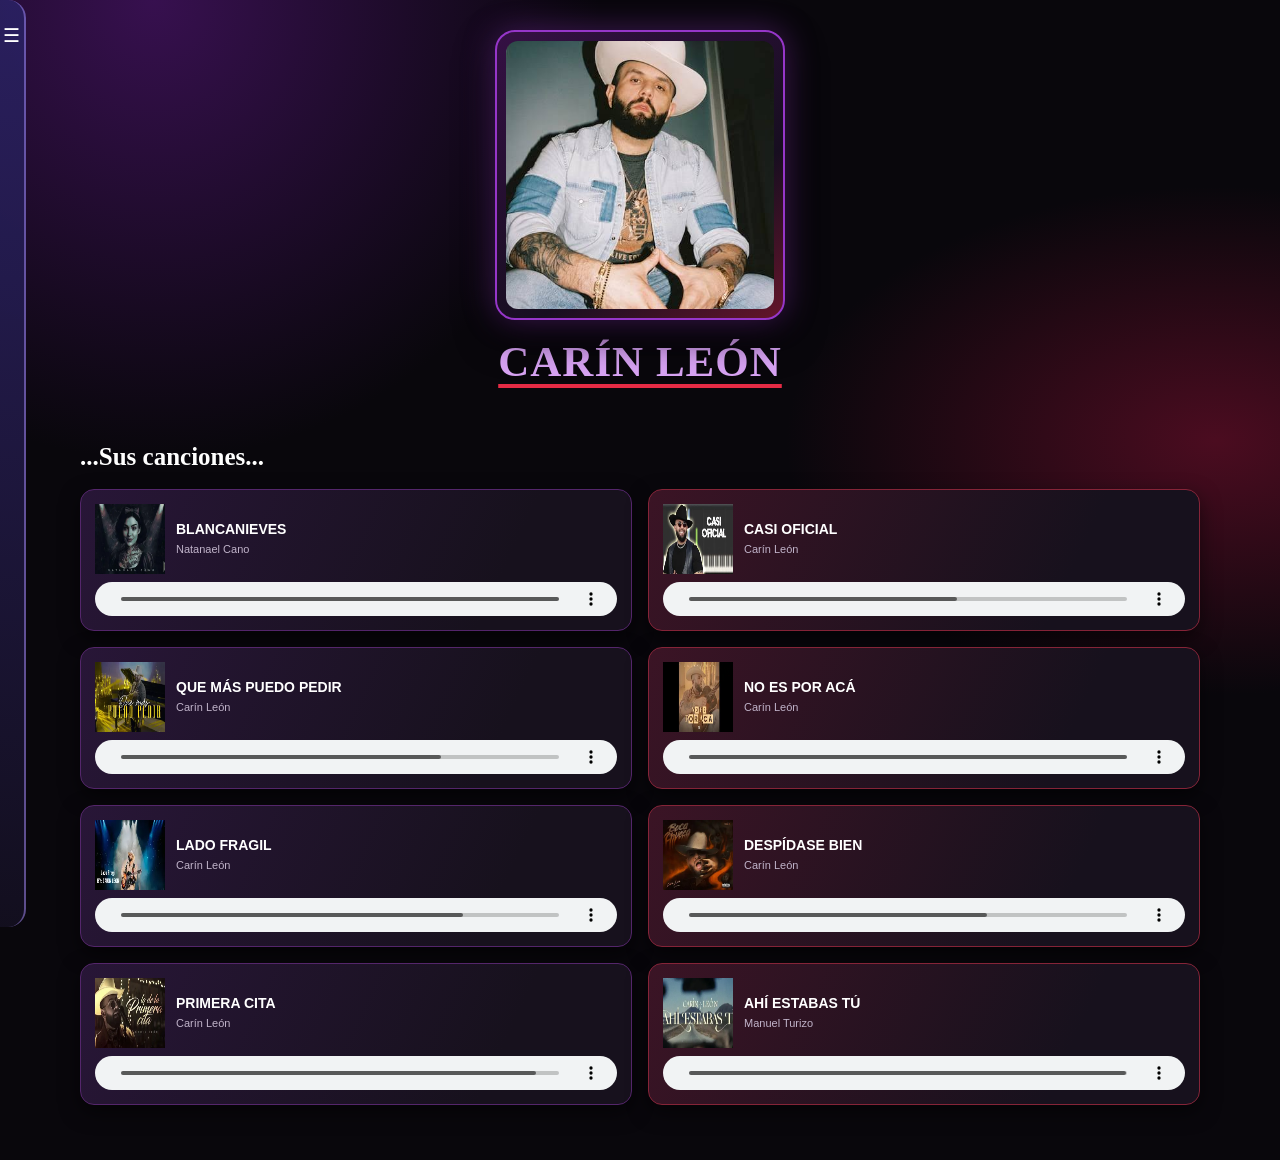
<file: carin leon.html>
<!DOCTYPE html>
<html lang="es">
<head>
  <meta charset="UTF-8">
  <meta name="viewport" content="width=device-width, initial-scale=1.0">
  <title>CARÍN LEÓN</title>
  <link rel="stylesheet" href="estilos-2.css">
  <style>
  .nx-menu,
.nx-menu * { box-sizing: border-box; }

/* Panel escondido a la izquierda; solo asoma una pestañita */
.nx-menu {
  position: fixed;
  top: 0;
  left: 0;
  width: 250px;
  height: 103vh;
  padding: 18px 38px 20px 12px;
  overflow-y: auto;
  scrollbar-width: thin;
  z-index: 100;
  display: flex;
  flex-direction: column;
  gap: 14px;
  color: #fff;
  font-family: "Segoe UI", Arial, sans-serif;
  background: linear-gradient(180deg, rgba(42, 32, 96, 0.97), rgba(19, 15, 31, 0.97));
  border-right: 2px solid rgba(167, 139, 250, 0.5);
  border-radius: 0 18px 18px 0;
  transform: translateX(calc(-100% + 26px));
  transition: transform 0.35s ease, box-shadow 0.35s ease;
}

/* Icono de la pestañita */
.nx-menu::after {
  content: "☰";
  position: absolute;
  top: 24px;
  right: 0;
  width: 26px;
  text-align: center;
  font-size: 1.2rem;
  transition: opacity 0.2s;
}

/* Al pasar el mouse, el menú sale */
.nx-menu:hover,
.nx-menu:focus-within {
  transform: translateX(0);
  box-shadow: 8px 0 30px rgba(0, 0, 0, 0.55);
}

.nx-menu:hover::after,
.nx-menu:focus-within::after { opacity: 0; }

.nx-titulo-menu {
  margin: 0;
  padding: 0 4px;
  font-size: 1.15rem;
  line-height: 1.2;
}

.nx-genero {
  margin: 0;
  background: rgba(19, 15, 31, 0.75);
  border: 1px solid rgba(167, 139, 250, 0.35);
  border-radius: 14px;
  overflow: hidden;
}

.nx-boton {
  display: flex;
  align-items: center;
  justify-content: space-between;
  height: 46px;
  margin: 0;
  padding: 0 14px;
  font-size: 0.95rem;
  font-weight: 700;
  color: #fff;
  background: linear-gradient(90deg, #5b46b8, #8a3a63);
  cursor: pointer;
  list-style: none;
}

.nx-boton::-webkit-details-marker { display: none; }
.nx-boton::marker { content: ""; }
.nx-boton::after { content: "–"; }
.nx-genero:not([open]) .nx-boton::after { content: "+"; }
.nx-boton:hover { filter: brightness(1.15); }

.nx-lista { margin: 0; padding: 6px 0; list-style: none; }
.nx-lista li { margin: 0; padding: 0; }

.nx-lista a {
  display: block;
  height: 38px;
  line-height: 38px;
  padding: 0 14px 0 20px;
  font-size: 0.92rem;
  color: #fff;
  text-decoration: none;
}

.nx-lista a:hover { background: rgba(255, 255, 255, 0.1); }
@media(max-width: 600px){
  .contenedor {padding-left: 56;}
}
</style>
</head>
<body>
<aside class="nx-menu" aria-label="Géneros">
    

     <a href="index.html"> <summary class="nx-boton">INICIO</summary></a>

    <details class="nx-genero" open>
      <summary class="nx-boton">Pop urbano</summary>
      <ul class="nx-lista">
        <li><a href="paulo_londra.html">Paulo Londra</a></li>
        <li><a href="manuel turizo.html">Manuel Turizo</a></li>
      </ul>
    </details>

    <details class="nx-genero" open>
      <summary class="nx-boton">Regional Mexicano</summary>
      <ul class="nx-lista">
        <li><a href="carin leon.html">Carin León</a></li>
        <li><a href="natanael.html">Natanael Cano</a></li>
      </ul>
    </details>

    <details class="nx-genero" open>
      <summary class="nx-boton">Rock</summary>
      <ul class="nx-lista">
        <li><a href="queen.html">Queen</a></li>
        <li><a href="mana.html">Maná</a></li>
      </ul>
    </details>



    <details class="nx-genero" open>
      <summary class="nx-boton">K-pop</summary>
      <ul class="nx-lista">
        <li><a href="bts.html">BTS</a></li>
      </ul>
    </details>


    <details class="nx-genero" open>
      <summary class="nx-boton">ELECTRONICA</summary>
      <ul class="nx-lista">
        <li><a href="marshmello.html">marshmello</a></li>
        <li><a href="alan.html">Alan Walker</a></li>
      </ul>
    </details>
  </aside>


  <main class="contenedor">

    <section class="perfil-artista">
      <div class="tarjeta-foto">
        <img src="carin.jpg">
      </div>

      
      <h1>CARÍN LEÓN </h1>
      <p class="subtitulo"></p>
    </section>

    <section class="seccion-canciones">
      <div class="encabezado-canciones">
        <h2>...Sus canciones...</h2>
        
      </div>

      <div class="cuadricula-canciones">
        <article class="tarjeta-cancion">
          <div class="mini-portada portada-2"><img src="blanca.webp" height="70" width="70"></div>
          <div class="datos-cancion">
            <h3> BLANCANIEVES </h3>
            <p>Natanael Cano</p>
          </div>
          <audio class="audio" controls>
            <source src="audio_1.cano.mp3" type="audio/mp3">
          </audio>
        </article>


        <article class="tarjeta-cancion">
          <div class="mini-portada portada-2"><img src="casi.webp" height="70" width="70"></div>
          <div class="datos-cancion">
            <h3> CASI OFICIAL</h3>
            <p>Carín León</p>
          </div>
          <audio class="audio" controls>
            <source src="audio_2.carin.mp3" type="audio/mp3">
          </audio>
        </article>


        <article class="tarjeta-cancion">
          <div class="mini-portada portada-2"><img src="que.webp" height="70" width="70"></div>
          <div class="datos-cancion">
            <h3> QUE MÁS PUEDO PEDIR </h3>
            <p>Carín León</p>
          </div>
          <audio class="audio" controls>
            <source src="audio_3.carin.mp3" type="audio/mp3">
          </audio>
        </article>

        

        <article class="tarjeta-cancion">
          <div class="mini-portada portada-2"><img src="no.webp" height="70" width="70"></div>
          <div class="datos-cancion">
            <h3> NO ES POR ACÁ</h3>
            <p>Carín León</p>
          </div>
          <audio class="audio" controls>
            <source src="audio_4.carin.mp3" type="audio/mp3">
          </audio>
        </article>

          
      <article class="tarjeta-cancion">
          <div class="mini-portada portada-2"><img src="lado.webp" height="70" width="70"></div>
          <div class="datos-cancion">
            <h3> LADO FRAGIL</h3>
            <p>Carín León</p>
          </div>
          <audio class="audio" controls>
            <source src="audio_5.carin.mp3" type="audio/mp3">
          </audio>
        </article>
        
        <article class="tarjeta-cancion">
          <div class="mini-portada portada-2"><img src="despidase.webp" height="70" width="70"></div>
          <div class="datos-cancion">
            <h3> DESPíDASE BIEN </h3>
            <p>Carín León</p>
          </div>
          <audio class="audio" controls>
            <source src="audio_6.carin.mp3" type="audio/mp3">
          </audio>
        </article>

        <article class="tarjeta-cancion">
          <div class="mini-portada portada-2"><img src="cita.webp" height="70" width="70"></div>
          <div class="datos-cancion">
            <h3> PRIMERA CITA  </h3>
            <p>Carín León</p>
          </div>
          <audio class="audio" controls>
            <source src="audio_7.carin.mp3" type="audio/mp3">
          </audio>
        </article>

  <article class="tarjeta-cancion">
          <div class="mini-portada portada-2"><img src="ahi.webp" height="70" width="70"></div>
          <div class="datos-cancion">
            <h3> AHÍ ESTABAS TÚ</h3>
            <p>Manuel Turizo</p>
          </div>
          <audio class="audio" controls>
            <source src="audio_8.carin.mp3" type="audio/mp3">
          </audio>
        </article>


<script src="script_4.js"></script>
</body>
</html>
</file>
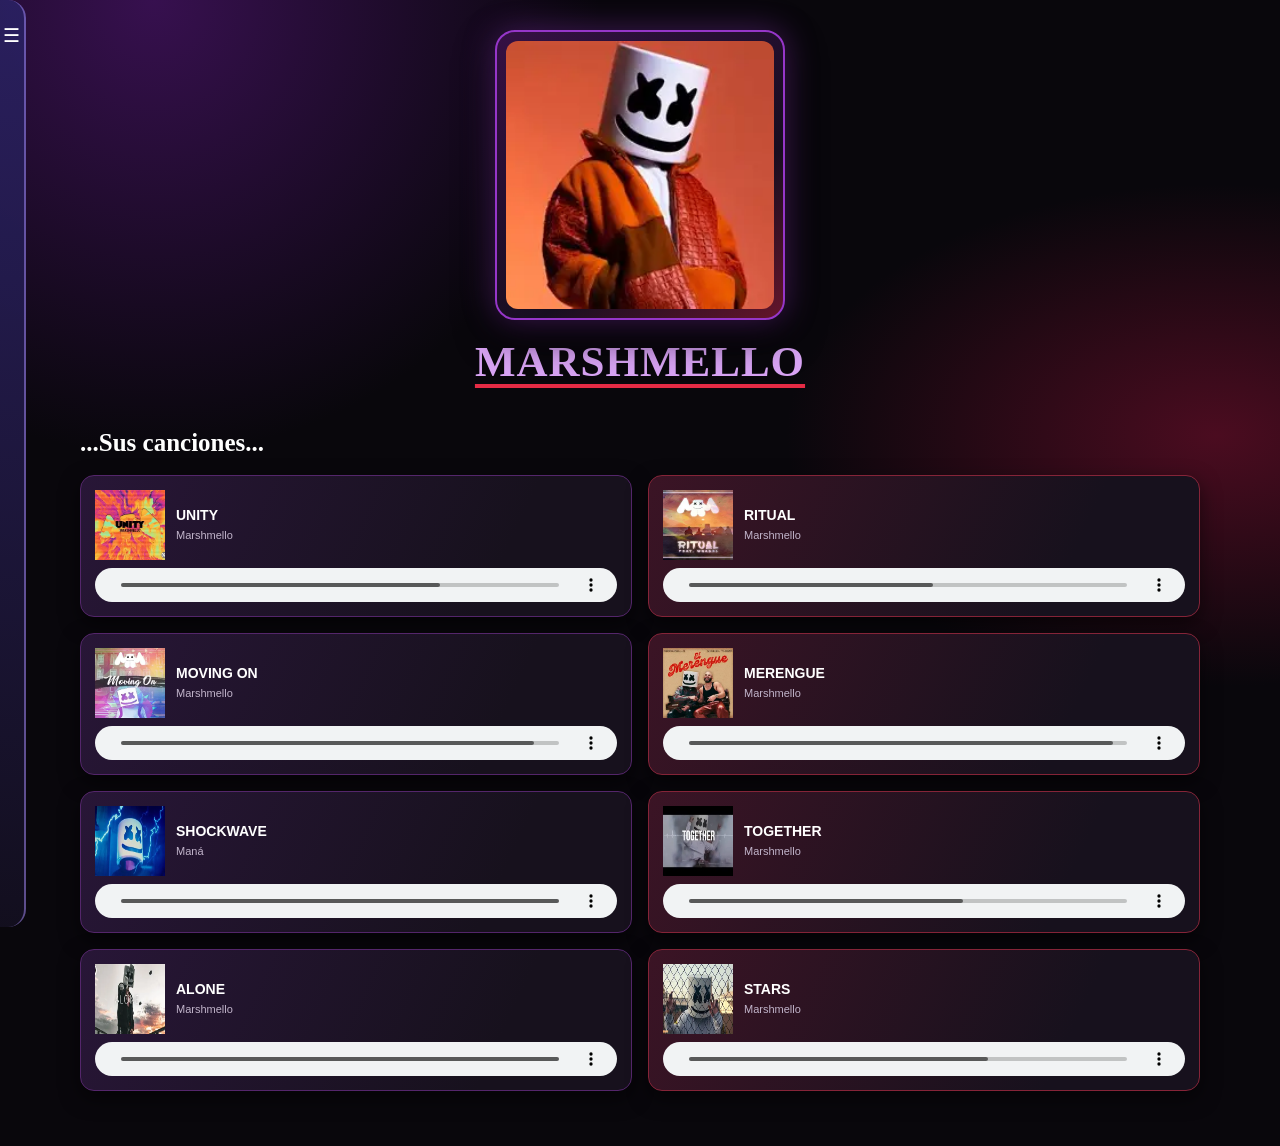
<file: marshmello.html>
<!DOCTYPE html>
<html lang="es">
<head>
  <meta charset="UTF-8">
  <meta name="viewport" content="width=device-width, initial-scale=1.0">
  <title>MARSHMELLO</title>
  <link rel="stylesheet" href="estilos-2.css">
  <style>
  .nx-menu,
.nx-menu * { box-sizing: border-box; }

/* Panel escondido a la izquierda; solo asoma una pestañita */
.nx-menu {
  position: fixed;
  top: 0;
  left: 0;
  width: 250px;
  height: 103vh;
  padding: 18px 38px 20px 12px;
  overflow-y: auto;
  scrollbar-width: thin;
  z-index: 100;
  display: flex;
  flex-direction: column;
  gap: 14px;
  color: #fff;
  font-family: "Segoe UI", Arial, sans-serif;
  background: linear-gradient(180deg, rgba(42, 32, 96, 0.97), rgba(19, 15, 31, 0.97));
  border-right: 2px solid rgba(167, 139, 250, 0.5);
  border-radius: 0 18px 18px 0;
  transform: translateX(calc(-100% + 26px));
  transition: transform 0.35s ease, box-shadow 0.35s ease;
}

/* Icono de la pestañita */
.nx-menu::after {
  content: "☰";
  position: absolute;
  top: 24px;
  right: 0;
  width: 26px;
  text-align: center;
  font-size: 1.2rem;
  transition: opacity 0.2s;
}

/* Al pasar el mouse, el menú sale */
.nx-menu:hover,
.nx-menu:focus-within {
  transform: translateX(0);
  box-shadow: 8px 0 30px rgba(0, 0, 0, 0.55);
}

.nx-menu:hover::after,
.nx-menu:focus-within::after { opacity: 0; }

.nx-titulo-menu {
  margin: 0;
  padding: 0 4px;
  font-size: 1.15rem;
  line-height: 1.2;
}

.nx-genero {
  margin: 0;
  background: rgba(19, 15, 31, 0.75);
  border: 1px solid rgba(167, 139, 250, 0.35);
  border-radius: 14px;
  overflow: hidden;
}

.nx-boton {
  display: flex;
  align-items: center;
  justify-content: space-between;
  height: 46px;
  margin: 0;
  padding: 0 14px;
  font-size: 0.95rem;
  font-weight: 700;
  color: #fff;
  background: linear-gradient(90deg, #5b46b8, #8a3a63);
  cursor: pointer;
  list-style: none;
}

.nx-boton::-webkit-details-marker { display: none; }
.nx-boton::marker { content: ""; }
.nx-boton::after { content: "–"; }
.nx-genero:not([open]) .nx-boton::after { content: "+"; }
.nx-boton:hover { filter: brightness(1.15); }

.nx-lista { margin: 0; padding: 6px 0; list-style: none; }
.nx-lista li { margin: 0; padding: 0; }

.nx-lista a {
  display: block;
  height: 38px;
  line-height: 38px;
  padding: 0 14px 0 20px;
  font-size: 0.92rem;
  color: #fff;
  text-decoration: none;
}

.nx-lista a:hover { background: rgba(255, 255, 255, 0.1); }
@media(max-width: 600px){
  .contenedor {padding-left: 56;}
}
</style>
</head>
<body>

<aside class="nx-menu" aria-label="Géneros">
    

     <a href="index.html"> <summary class="nx-boton">INICIO</summary></a>

    <details class="nx-genero" open>
      <summary class="nx-boton">Pop urbano</summary>
      <ul class="nx-lista">
        <li><a href="paulo_londra.html">Paulo Londra</a></li>
        <li><a href="manuel turizo.html">Manuel Turizo</a></li>
      </ul>
    </details>

    <details class="nx-genero" open>
      <summary class="nx-boton">Regional Mexicano</summary>
      <ul class="nx-lista">
        <li><a href="carin leon.html">Carin León</a></li>
        <li><a href="natanael.html">Natanael Cano</a></li>
      </ul>
    </details>

    <details class="nx-genero" open>
      <summary class="nx-boton">Rock</summary>
      <ul class="nx-lista">
        <li><a href="queen.html">Queen</a></li>
        <li><a href="mana.html">Maná</a></li>
      </ul>
    </details>



    <details class="nx-genero" open>
      <summary class="nx-boton">K-pop</summary>
      <ul class="nx-lista">
        <li><a href="bts.html">BTS</a></li>
      </ul>
    </details>


    <details class="nx-genero" open>
      <summary class="nx-boton">ELECTRONICA</summary>
      <ul class="nx-lista">
        <li><a href="marshmello.html">marshmello</a></li>
        <li><a href="alan.html">Alan Walker</a></li>
      </ul>
    </details>
  </aside>

  <main class="contenedor"></a>
    
    <section class="perfil-artista">
      <div class="tarjeta-foto">
        <img src="marshmello.webp">
      </div>

      
      <h1> MARSHMELLO</h1>
    
    </section>

    <section class="seccion-canciones">
      <div class="encabezado-canciones">
        <h2>...Sus canciones...</h2>
        
      </div>

      <div class="cuadricula-canciones">
        <article class="tarjeta-cancion">
          <div class="mini-portada portada-2"><img src="uni.webp" height="70" width="70"></div>
          <div class="datos-cancion">
            <h3> UNITY</h3>
            <p>Marshmello</p>
          </div>
          <audio class="audio" controls>
            <source src="audio_1.mars.mpeg" type="audio/mp3">
          </audio>
        </article>


        <article class="tarjeta-cancion">
          <div class="mini-portada portada-2"><img src="ritual.webp" height="70" width="70"></div>
          <div class="datos-cancion">
            <h3>RITUAL</h3>
            <p>Marshmello</p>
          </div>
          <audio class="audio" controls>
            <source src="audio_2.mars.mpeg" type="audio/mp3">
          </audio>
        </article>


        <article class="tarjeta-cancion">
          <div class="mini-portada portada-2"><img src="moving.webp" height="70" width="70"></div>
          <div class="datos-cancion">
            <h3> MOVING ON</h3>
            <p>Marshmello</p>
          </div>
          <audio class="audio" controls>
            <source src="audio_3.mars.mpeg" type="audio/mp3">
          </audio>
        </article>

        

        <article class="tarjeta-cancion">
          <div class="mini-portada portada-2"><img src="mere.webp" height="70" width="70"></div>
          <div class="datos-cancion">
            <h3> MERENGUE</h3>
            <p>Marshmello</p>
          </div>
          <audio class="audio" controls>
            <source src="audio_4.mars.mpeg" type="audio/mp3">
          </audio>
        </article>

          
      <article class="tarjeta-cancion">
          <div class="mini-portada portada-2"><img src="sho.webp" height="70" width="70"></div>
          <div class="datos-cancion">
            <h3> SHOCKWAVE</h3>
            <p>Maná</p>
          </div>
          <audio class="audio" controls>
            <source src="audio_5.mars.mpeg" type="audio/mp3">
          </audio>
        </article>
        
        <article class="tarjeta-cancion">
          <div class="mini-portada portada-2"><img src="toge.webp" height="70" width="70"></div>
          <div class="datos-cancion">
            <h3> TOGETHER</h3>
            <p> Marshmello</p>
          </div>
          <audio class="audio" controls>
            <source src="audio_6.mars.mpeg" type="audio/mp3">
          </audio>
        </article>

        <article class="tarjeta-cancion">
          <div class="mini-portada portada-2"><img src="alone.webp" height="70" width="70"></div>
          <div class="datos-cancion">
            <h3> ALONE</h3>
            <p>Marshmello</p>
          </div>
          <audio class="audio" controls>
            <source src="audio_7.mars.mpeg" type="audio/mp3">
          </audio>
        </article>

  <article class="tarjeta-cancion">
          <div class="mini-portada portada-2"><img src="star.webp" height="70" width="70"></div>
          <div class="datos-cancion">
            <h3> STARS</h3>
            <p>Marshmello</p>
          </div>
          <audio class="audio" controls>
            <source src="audio_8.mars.mpeg" type="audio/mp3">
          </audio>
        </article>



<script src="script_4.js"></script>
</body>
</html>
</file>
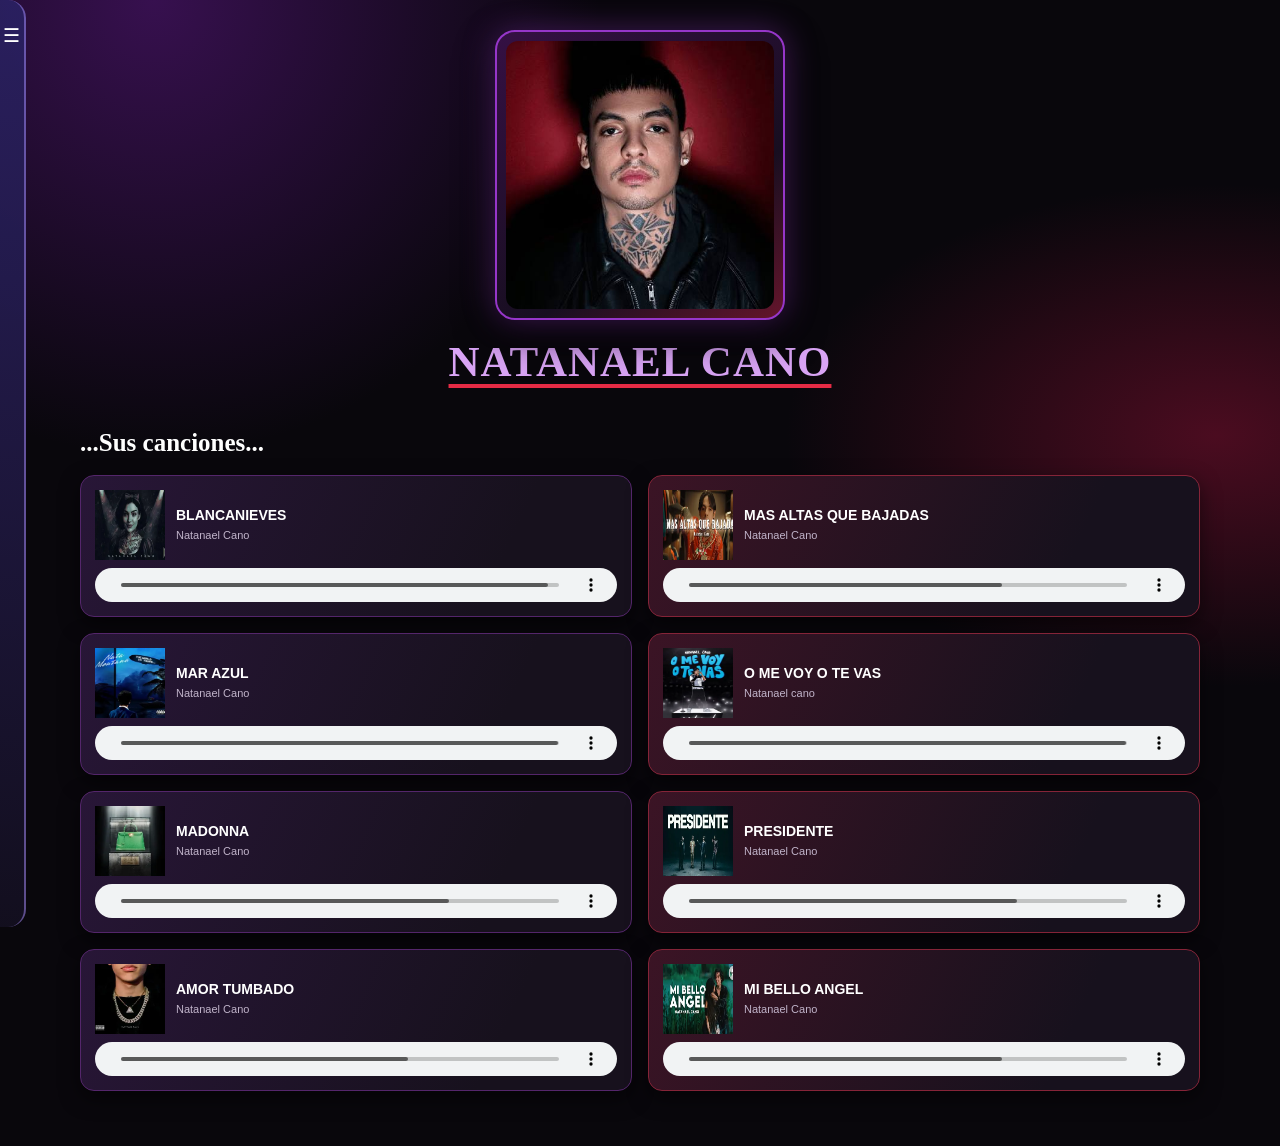
<file: natanael.html>
<!DOCTYPE html>
<html lang="es">
<head>
  <meta charset="UTF-8">
  <meta name="viewport" content="width=device-width, initial-scale=1.0">
  <title>NATANAEL CANO</title>
  <link rel="stylesheet" href="estilos-2.css">
  <style>
  .nx-menu,
.nx-menu * { box-sizing: border-box; }

/* Panel escondido a la izquierda; solo asoma una pestañita */
.nx-menu {
  position: fixed;
  top: 0;
  left: 0;
  width: 250px;
  height: 103vh;
  padding: 18px 38px 20px 12px;
  overflow-y: auto;
  scrollbar-width: thin;
  z-index: 100;
  display: flex;
  flex-direction: column;
  gap: 14px;
  color: #fff;
  font-family: "Segoe UI", Arial, sans-serif;
  background: linear-gradient(180deg, rgba(42, 32, 96, 0.97), rgba(19, 15, 31, 0.97));
  border-right: 2px solid rgba(167, 139, 250, 0.5);
  border-radius: 0 18px 18px 0;
  transform: translateX(calc(-100% + 26px));
  transition: transform 0.35s ease, box-shadow 0.35s ease;
}

/* Icono de la pestañita */
.nx-menu::after {
  content: "☰";
  position: absolute;
  top: 24px;
  right: 0;
  width: 26px;
  text-align: center;
  font-size: 1.2rem;
  transition: opacity 0.2s;
}

/* Al pasar el mouse, el menú sale */
.nx-menu:hover,
.nx-menu:focus-within {
  transform: translateX(0);
  box-shadow: 8px 0 30px rgba(0, 0, 0, 0.55);
}

.nx-menu:hover::after,
.nx-menu:focus-within::after { opacity: 0; }

.nx-titulo-menu {
  margin: 0;
  padding: 0 4px;
  font-size: 1.15rem;
  line-height: 1.2;
}

.nx-genero {
  margin: 0;
  background: rgba(19, 15, 31, 0.75);
  border: 1px solid rgba(167, 139, 250, 0.35);
  border-radius: 14px;
  overflow: hidden;
}

.nx-boton {
  display: flex;
  align-items: center;
  justify-content: space-between;
  height: 46px;
  margin: 0;
  padding: 0 14px;
  font-size: 0.95rem;
  font-weight: 700;
  color: #fff;
  background: linear-gradient(90deg, #5b46b8, #8a3a63);
  cursor: pointer;
  list-style: none;
}

.nx-boton::-webkit-details-marker { display: none; }
.nx-boton::marker { content: ""; }
.nx-boton::after { content: "–"; }
.nx-genero:not([open]) .nx-boton::after { content: "+"; }
.nx-boton:hover { filter: brightness(1.15); }

.nx-lista { margin: 0; padding: 6px 0; list-style: none; }
.nx-lista li { margin: 0; padding: 0; }

.nx-lista a {
  display: block;
  height: 38px;
  line-height: 38px;
  padding: 0 14px 0 20px;
  font-size: 0.92rem;
  color: #fff;
  text-decoration: none;
}

.nx-lista a:hover { background: rgba(255, 255, 255, 0.1); }
@media(max-width: 600px){
  .contenedor {padding-left: 56;}
}
</style>
</head>
<body>
<aside class="nx-menu" aria-label="Géneros">
   

     <a href="index.html"> <summary class="nx-boton">INICIO</summary></a>

    <details class="nx-genero" open>
      <summary class="nx-boton">Pop urbano</summary>
      <ul class="nx-lista">
        <li><a href="paulo_londra.html">Paulo Londra</a></li>
        <li><a href="manuel turizo.html">Manuel Turizo</a></li>
      </ul>
    </details>

    <details class="nx-genero" open>
      <summary class="nx-boton">Regional Mexicano</summary>
      <ul class="nx-lista">
        <li><a href="carin leon.html">Carin León</a></li>
        <li><a href="natanael.html">Natanael Cano</a></li>
      </ul>
    </details>

    <details class="nx-genero" open>
      <summary class="nx-boton">Rock</summary>
      <ul class="nx-lista">
        <li><a href="queen.html">Queen</a></li>
        <li><a href="mana.html">Maná</a></li>
      </ul>
    </details>



    <details class="nx-genero" open>
      <summary class="nx-boton">K-pop</summary>
      <ul class="nx-lista">
        <li><a href="bts.html">BTS</a></li>
      </ul>
    </details>


    <details class="nx-genero" open>
      <summary class="nx-boton">ELECTRONICA</summary>
      <ul class="nx-lista">
        <li><a href="marshmello.html">marshmello</a></li>
        <li><a href="alan.html">Alan Walker</a></li>
      </ul>
    </details>
  </aside>

  

  <main class="contenedor">

    
    <section class="perfil-artista">
      <div class="tarjeta-foto">
        <img src="natanael.jpg">
      </div>

      
      <h1>NATANAEL CANO  </h1>
      
    </section>

    <section class="seccion-canciones">
      <div class="encabezado-canciones">
        <h2>...Sus canciones...</h2>
        
      </div>

      <div class="cuadricula-canciones">
        <article class="tarjeta-cancion">
          <div class="mini-portada portada-2"><img src="blanca.webp" height="70" width="70"></div>
          <div class="datos-cancion">
            <h3> BLANCANIEVES</h3>
            <p>Natanael Cano</p>
          </div>
          <audio class="audio" controls>
            <source src="audio_1.cano.mp3" type="audio/mp3">
          </audio>
        </article>


        <article class="tarjeta-cancion">
          <div class="mini-portada portada-2"><img src="alta.webp" height="70" width="70"></div>
          <div class="datos-cancion">
            <h3>MAS ALTAS QUE BAJADAS</h3>
            <p>Natanael Cano</p>
          </div>
          <audio class="audio" controls>
            <source src="audio_2.cano.mp3" type="audio/mp3">
          </audio>
        </article>


        <article class="tarjeta-cancion">
          <div class="mini-portada portada-2"><img src="mar.webp" height="70" width="70"></div>
          <div class="datos-cancion">
            <h3> MAR AZUL </h3>
            <p>Natanael Cano</p>
          </div>
          <audio class="audio" controls>
            <source src="audio_3.cano.mp3" type="audio/mp3">
          </audio>
        </article>

        

        <article class="tarjeta-cancion">
          <div class="mini-portada portada-2"><img src="mevoy.webp" height="70" width="70"></div>
          <div class="datos-cancion">
            <h3> O ME VOY O TE VAS </h3>
            <p>Natanael cano</p>
          </div>
          <audio class="audio" controls>
            <source src="audio_4.cano.mp3" type="audio/mp3">
          </audio>
        </article>

          
      <article class="tarjeta-cancion">
          <div class="mini-portada portada-2"><img src="madona.webp" height="70" width="70"></div>
          <div class="datos-cancion">
            <h3> MADONNA</h3>
            <p>Natanael Cano</p>
          </div>
          <audio class="audio" controls>
            <source src="audio_5.cano.mp3" type="audio/mp3">
          </audio>
        </article>
        
        <article class="tarjeta-cancion">
          <div class="mini-portada portada-2"><img src="pre.webp" height="70" width="70"></div>
          <div class="datos-cancion">
            <h3> PRESIDENTE </h3>
            <p>Natanael Cano</p>
          </div>
          <audio class="audio" controls>
            <source src="audio_6.cano.mp3" type="audio/mp3">
          </audio>
        </article>

        <article class="tarjeta-cancion">
          <div class="mini-portada portada-2"><img src="amor.webp" height="70" width="70"></div>
          <div class="datos-cancion">
            <h3> AMOR TUMBADO</h3>
            <p>Natanael Cano</p>
          </div>
          <audio class="audio" controls>
            <source src="audio_7.cano.mp3" type="audio/mp3">
          </audio>
        </article>

  <article class="tarjeta-cancion">
          <div class="mini-portada portada-2"><img src="angel.webp" height="70" width="70"></div>
          <div class="datos-cancion">
            <h3> MI BELLO ANGEL </h3>
            <p>Natanael Cano</p>
          </div>
          <audio class="audio" controls>
            <source src="audio_8.cano.mp3" type="audio/mp3">
          </audio>
        </article>



<script src="script_4.js"></script>
</body>
</html>
</file>
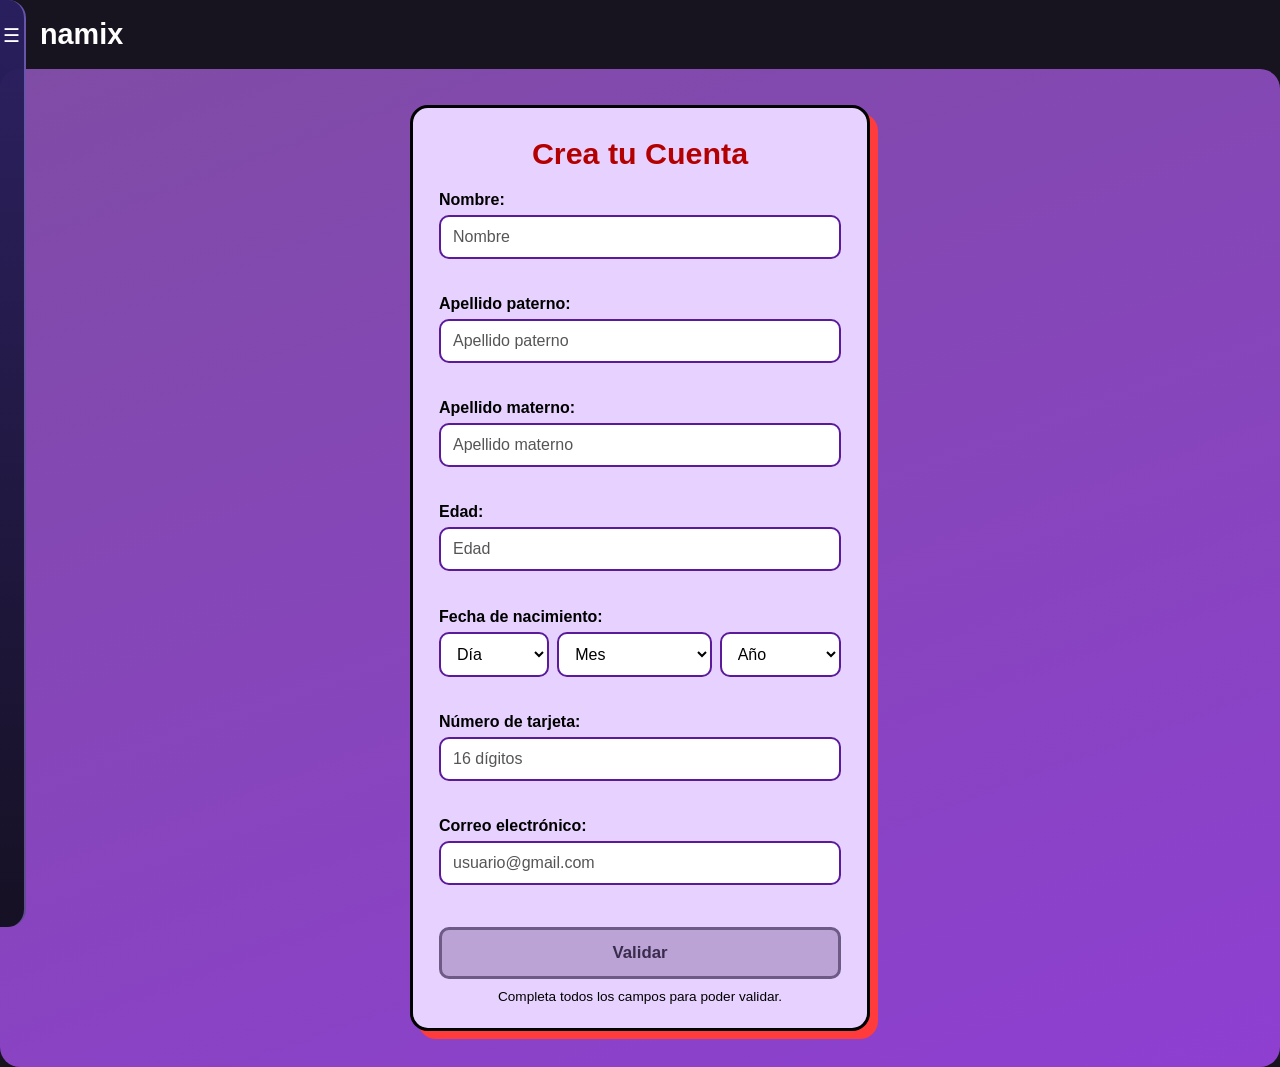
<file: registros.html>
<!DOCTYPE html>
<html lang="es">
<head>
  <meta charset="UTF-8">
  <meta name="viewport" content="width=device-width, initial-scale=1">
  <title>Namix</title>
  <link rel="stylesheet" href="estilos_2.css">

  <style>
  .nx-menu,
.nx-menu * { box-sizing: border-box; }

/* Panel escondido a la izquierda; solo asoma una pestañita */
.nx-menu {
  position: fixed;
  top: 0;
  left: 0;
  width: 250px;
  height: 103vh;
  padding: 18px 38px 20px 12px;
  overflow-y: auto;
  scrollbar-width: thin;
  z-index: 100;
  display: flex;
  flex-direction: column;
  gap: 14px;
  color: #fff;
  font-family: "Segoe UI", Arial, sans-serif;
  background: linear-gradient(180deg, rgba(42, 32, 96, 0.97), rgba(19, 15, 31, 0.97));
  border-right: 2px solid rgba(167, 139, 250, 0.5);
  border-radius: 0 18px 18px 0;
  transform: translateX(calc(-100% + 26px));
  transition: transform 0.35s ease, box-shadow 0.35s ease;
}

/* Icono de la pestañita */
.nx-menu::after {
  content: "☰";
  position: absolute;
  top: 24px;
  right: 0;
  width: 26px;
  text-align: center;
  font-size: 1.2rem;
  transition: opacity 0.2s;
}

/* Al pasar el mouse, el menú sale */
.nx-menu:hover,
.nx-menu:focus-within {
  transform: translateX(0);
  box-shadow: 8px 0 30px rgba(0, 0, 0, 0.55);
}

.nx-menu:hover::after,
.nx-menu:focus-within::after { opacity: 0; }

.nx-titulo-menu {
  margin: 0;
  padding: 0 4px;
  font-size: 1.15rem;
  line-height: 1.2;
}

.nx-genero {
  margin: 0;
  background: rgba(19, 15, 31, 0.75);
  border: 1px solid rgba(167, 139, 250, 0.35);
  border-radius: 14px;
  overflow: hidden;
}

.nx-boton {
  display: flex;
  align-items: center;
  justify-content: space-between;
  height: 46px;
  margin: 0;
  padding: 0 14px;
  font-size: 0.95rem;
  font-weight: 700;
  color: #fff;
  background: linear-gradient(90deg, #5b46b8, #8a3a63);
  cursor: pointer;
  list-style: none;
}

.nx-boton::-webkit-details-marker { display: none; }
.nx-boton::marker { content: ""; }
.nx-boton::after { content: "–"; }
.nx-genero:not([open]) .nx-boton::after { content: "+"; }
.nx-boton:hover { filter: brightness(1.15); }

.nx-lista { margin: 0; padding: 6px 0; list-style: none; }
.nx-lista li { margin: 0; padding: 0; }

.nx-lista a {
  display: block;
  height: 38px;
  line-height: 38px;
  padding: 0 14px 0 20px;
  font-size: 0.92rem;
  color: #fff;
  text-decoration: none;
}

.nx-lista a:hover { background: rgba(255, 255, 255, 0.1); }
@media(max-width: 600px){
  .contenedor {padding-left: 56;}
}
</style>
</head>
<body>

  <header class="encabezado">
    <a href="index.html" class="logo">namix</a></font>
    
  </header>

  
  <aside class="nx-menu" aria-label="Géneros">
   

     <a href="index.html"> <summary class="nx-boton">INICIO</summary></a>

    <details class="nx-genero" open>
      <summary class="nx-boton">Pop urbano</summary>
      <ul class="nx-lista">
        <li><a href="paulo_londra.html">Paulo Londra</a></li>
        <li><a href="manuel turizo.html">Manuel Turizo</a></li>
      </ul>
    </details>

    <details class="nx-genero" open>
      <summary class="nx-boton">Regional Mexicano</summary>
      <ul class="nx-lista">
        <li><a href="carin leon.html">Carin León</a></li>
        <li><a href="natanael.html">Natanael Cano</a></li>
      </ul>
    </details>

    <details class="nx-genero" open>
      <summary class="nx-boton">Rock</summary>
      <ul class="nx-lista">
        <li><a href="queen.html">Queen</a></li>
        <li><a href="mana.html">Maná</a></li>
      </ul>
    </details>



    <details class="nx-genero" open>
      <summary class="nx-boton">K-pop</summary>
      <ul class="nx-lista">
        <li><a href="bts.html">BTS</a></li>
      </ul>
    </details>


    <details class="nx-genero" open>
      <summary class="nx-boton">ELECTRONICA</summary>
      <ul class="nx-lista">
        <li><a href="marshmello.html">marshmello</a></li>
        <li><a href="alan.html">Alan Walker</a></li>
      </ul>
    </details>
  </aside>

    <!-- Zona principal: aquí estaba la imagen, ahora va el formulario -->
    <main class="principal" id="registro">
      <div class="tarjeta">
        <h1>Crea tu Cuenta</h1>

        <form id="formulario" novalidate autocomplete="off">

          <div class="campo">
            <label for="nombre">Nombre:</label>
            <input type="text" id="nombre" placeholder="Nombre" maxlength="100">
            <small class="error" id="error-nombre" aria-live="polite"></small>
          </div>

          <div class="campo">
            <label for="paterno">Apellido paterno:</label>
            <input type="text" id="paterno" placeholder="Apellido paterno" maxlength="100">
            <small class="error" id="error-paterno" aria-live="polite"></small>
          </div>

          <div class="campo">
            <label for="materno">Apellido materno:</label>
            <input type="text" id="materno" placeholder="Apellido materno" maxlength="100">
            <small class="error" id="error-materno" aria-live="polite"></small>
          </div>

          <div class="campo">
            <label for="edad">Edad:</label>
            <input type="text" id="edad" placeholder="Edad" maxlength="3" inputmode="numeric">
            <small class="error" id="error-edad" aria-live="polite"></small>
          </div>

          <div class="campo">
            <label for="dia">Fecha de nacimiento:</label>
            <div class="fecha">
              <select id="dia" aria-label="Día"><option value="">Día</option></select>
              <select id="mes" aria-label="Mes"><option value="">Mes</option></select>
              <select id="anio" aria-label="Año"><option value="">Año</option></select>
            </div>
            <small class="error" id="error-fecha" aria-live="polite"></small>
          </div>

          <div class="campo">
            <label for="tarjeta">Número de tarjeta:</label>
            <input type="text" id="tarjeta" placeholder="16 dígitos" maxlength="16" inputmode="numeric">
            <small class="error" id="error-tarjeta" aria-live="polite"></small>
          </div>

          <div class="campo">
            <label for="email">Correo electrónico:</label>
            <input type="text" id="email" placeholder="usuario@gmail.com" maxlength="200" inputmode="email" autocapitalize="off">
            <small class="error" id="error-email" aria-live="polite"></small>
          </div>

          <button type="submit" id="validar" disabled>Validar</button>
          <p class="ayuda" id="ayuda">Completa todos los campos para poder validar.</p>
        </form>
      </div>
    </main>
  </div>

  <!-- Cuadro de notificación -->
  <div class="fondo-modal" id="modal" hidden>
    <div class="modal" role="dialog" aria-modal="true" aria-labelledby="modal-titulo">
      <h2 id="modal-titulo"></h2>
      <p id="modal-texto"></p>
      <button type="button" id="modal-cerrar">Aceptar</button>
    </div>
  </div>

  <script src="script_3.js"></script>
</body>
</html>
</file>
<file: estilos-2.css>
* {
  margin: 0;
  padding: 0;
  box-sizing: border-box;
}

:root {
  --morado: #9636c9;
  --morado-claro: #d9a4f5;
  --rojo: #e52b45;
  --fondo: #09070c;
  --tarjeta: #19131f;
  --texto: #faf6fc;
  --suave: #c1b4ca;
}

body {
  min-height: 100vh;
  padding: 30px 0 55px;
  color: var(--texto);
  font-family: Arial, Helvetica, sans-serif;
  background:
    radial-gradient(ellipse at 12% 0%, #37104f 0, transparent 28%),
    radial-gradient(ellipse at 95% 38%, #4b0c20 0, transparent 25%),
    var(--fondo);
}

.contenedor {
  width: 88%;
  max-width: 1120px;
  margin: auto;
}

/* FOTO GRANDE Y NOMBRE DEBAJO, FUERA DE LA TARJETA */
.perfil-artista {
  display: flex;
  flex-direction: column;
  align-items: center;
  text-align: center;
  margin-bottom: 43px;
}

.tarjeta-foto {
  position: relative;
  width: 290px;
  height: 290px;
  padding: 9px;
  border: 2px solid var(--morado);
  border-radius: 20px;
  background: linear-gradient(145deg, #351044, #170e20 65%, #64152b);
  box-shadow: 0 0 32px #9636c966, 0 16px 38px #000b;
}

.tarjeta-foto img {
  display: block;
  width: 100%;
  height: 100%;
  object-fit: cover;
  border-radius: 12px;
}

.cambiar-foto {
  position: absolute;
  right: 17px;
  bottom: 17px;
  padding: 8px 12px;
  border-radius: 18px;
  color: white;
  background: #17101ddd;
  border: 1px solid var(--morado-claro);
  font-size: 11px;
  cursor: pointer;
}

.cambiar-foto input,
.boton-audio input {
  display: none;
}

.perfil-artista h1 {
  margin-top: 17px;
  color: var(--morado-claro);
  font-family: Georgia, "Times New Roman", serif;
  font-size: clamp(30px, 4vw, 43px);
  letter-spacing: 1px;
  text-decoration: underline;
  text-decoration-color: var(--rojo);
  text-underline-offset: 8px;
}

.subtitulo {
  margin-top: 14px;
  color: var(--suave);
  font-size: 10px;
  letter-spacing: 4px;
}

/* TARJETAS DE CANCIONES CON EL AUDIO DENTRO */
.seccion-canciones {
  margin-top: 10px;
}

.encabezado-canciones {
  display: flex;
  align-items: end;
  justify-content: space-between;
  gap: 15px;
  margin-bottom: 18px;
}

.encabezado-canciones h2 {
  color: white;
  font-family: Georgia, "Times New Roman", serif;
  font-size: 25px;
}

.encabezado-canciones p {
  color: var(--suave);
  font-size: 11px;
  text-align: right;
}

.cuadricula-canciones {
  display: grid;
  grid-template-columns: repeat(2, minmax(0, 1fr));
  gap: 16px;
}

.tarjeta-cancion {
  display: grid;
  grid-template-columns: 68px 1fr;
  align-items: center;
  gap: 10px 13px;
  padding: 14px;
  border: 1px solid #54266b;
  border-radius: 14px;
  background: linear-gradient(115deg, #281637, #17111d 75%);
  box-shadow: 0 7px 20px #0008;
  transition: .2s;
}

.tarjeta-cancion:nth-child(even) {
  border-color: #852438;
  background: linear-gradient(115deg, #3b1425, #17111d 75%);
}

.tarjeta-cancion:hover {
  transform: translateY(-3px);
  border-color: var(--morado-claro);
}

.mini-portada {
  grid-column: 1;
  grid-row: 1;
  width: 68px;
  height: 68px;
  display: grid;
  place-items: center;
  border-radius: 9px;
  color: white;
  font-family: Georgia, serif;
  font-size: 23px;
  font-weight: bold;
  box-shadow: inset 0 0 22px #0005;
}

.portada-1 { background: linear-gradient(135deg, #8d3bc2, #e52b45); }
.portada-2 { background: linear-gradient(135deg, #e52b45, #351044); }
.portada-3 { background: linear-gradient(135deg, #4e176e, #bd4dce); }
.portada-4 { background: linear-gradient(135deg, #8f1736, #271033); }
.portada-5 { background: linear-gradient(135deg, #bd70e4, #57143d); }
.portada-6 { background: linear-gradient(135deg, #311044, #e52b45); }

.datos-cancion {
  grid-column: 2;
  grid-row: 1;
  min-width: 0;
}

.datos-cancion h3 {
  overflow: hidden;
  color: white;
  font-size: 14px;
  text-overflow: ellipsis;
  white-space: nowrap;
  text-transform: uppercase;
}

.datos-cancion p {
  margin-top: 6px;
  color: var(--suave);
  font-size: 11px;
}

.boton-audio {
  grid-column: 1 / -1;
  justify-self: start;
  padding: 7px 12px;
  border-radius: 18px;
  color: white;
  background: var(--rojo);
  font-size: 10px;
  font-weight: bold;
  cursor: pointer;
}

.boton-audio:hover {
  background: #ff4059;
}

.audio {
  grid-column: 1 / -1;
  display: block;
  width: 100%;
  height: 34px;
  accent-color: var(--morado);
}

@media (max-width: 700px) {
  .contenedor { width: 92%; }
  .cuadricula-canciones { grid-template-columns: 1fr; }
  .encabezado-canciones {
    align-items: start;
    flex-direction: column;
  }
  .encabezado-canciones p { text-align: left; }
}

@media (max-width: 420px) {
  body { padding-top: 20px; }
  .tarjeta-foto { width: 235px; height: 235px; }
  .tarjeta-cancion { grid-template-columns: 58px 1fr; padding: 11px; }
  .mini-portada { width: 58px; height: 58px; }
}
}
.submenu ul{
  display: none;
}
.submenu:hover ul{
  display: block;
}
</file>
<file: estilos_2.css>
:root {
  --negro: #000000;
  --fondo-pagina: #17141f;
  --morado-panel: #7f4ca5;
  --morado-fondo: #8e3fd1;
  --morado-claro: #e7d2ff;
  --morado-borde: #5b1a99;
  --rojo: #ff3b3b;
  --rojo-oscuro: #b30000;
}

* { box-sizing: border-box; }

body {
  margin: 0;
  min-height: 100vh;
  font-family: "Segoe UI", Arial, sans-serif;
  color: #fff;
  background: var(--fondo-pagina);
}

/* ===== Encabezado ===== */
.encabezado {
  display: flex;
  align-items: center;
  justify-content: space-between;
  padding: 18px 40px;
}

.logo {
  font-size: 1.8rem;
  font-weight: 800;
  color: #fff;
  text-decoration: none;
}

.btn-registro {
  padding: 10px 22px;
  font-weight: 700;
  color: var(--negro);
  text-decoration: none;
  background: var(--rojo);
  border: 3px solid var(--negro);
  border-radius: 999px;
}

.btn-registro:hover { background: #ff6161; }

/* ===== Estructura ===== */
.contenedor {
  display: grid;
  grid-template-columns: 300px 1fr;
  gap: 28px;
  padding: 10px 40px 40px;
}

/* ===== Menú de géneros ===== */
.menu h2 { margin: 0 0 14px; font-size: 1.2rem; }

.genero { margin-bottom: 16px; background: #231f2e; border-radius: 12px; overflow: hidden; }

.genero-titulo {
  width: 100%;
  display: flex;
  justify-content: space-between;
  align-items: center;
  padding: 14px 16px;
  font-size: 1rem;
  font-weight: 700;
  font-family: inherit;
  color: #fff;
  background: var(--morado-panel);
  border: 0;
  cursor: pointer;
}

.genero-titulo:focus-visible { outline: 3px solid var(--rojo); outline-offset: -3px; }

.genero-lista { list-style: none; margin: 0; padding: 8px 0; }
.genero-lista[hidden] { display: none; }

.genero-lista a {
  display: block;
  padding: 8px 22px;
  color: #fff;
  text-decoration: none;
}

.genero-lista a:hover { background: rgba(255, 255, 255, 0.1); }

/* ===== Zona principal con el formulario ===== */
.principal {
  display: flex;
  justify-content: center;
  align-items: flex-start;
  padding: 36px 20px;
  background: linear-gradient(160deg, var(--morado-panel), var(--morado-fondo));
  border-radius: 20px;
  scroll-margin-top: 16px;
}

.tarjeta {
  width: 100%;
  max-width: 460px;
  color: var(--negro);
  background: var(--morado-claro);
  border: 3px solid var(--negro);
  border-radius: 18px;
  padding: 28px 26px 24px;
  box-shadow: 8px 8px 0 var(--rojo);
}

.tarjeta h1 {
  margin: 0 0 20px;
  font-size: 1.9rem;
  color: var(--rojo-oscuro);
  text-align: center;
}

.campo { margin-bottom: 16px; }

.tarjeta label {
  display: block;
  margin-bottom: 6px;
  font-weight: 700;
  color: var(--negro);
}

.tarjeta input,
.tarjeta select {
  width: 100%;
  padding: 11px 12px;
  font-size: 1rem;
  font-family: inherit;
  color: var(--negro);
  background: #fff;
  border: 2px solid var(--morado-borde);
  border-radius: 10px;
}

.tarjeta input::placeholder { color: #555; }

.tarjeta input:focus,
.tarjeta select:focus { outline: 3px solid var(--rojo); outline-offset: 1px; }

.tarjeta input:disabled { background: #cdb6e6; cursor: not-allowed; }

.fecha { display: grid; grid-template-columns: 1fr 1.4fr 1.1fr; gap: 8px; }
.fecha select { padding-right: 4px; }

.campo.invalido input,
.campo.invalido select { border-color: var(--rojo-oscuro); background: #fff1f1; }

.error {
  display: block;
  min-height: 1.1em;
  margin-top: 5px;
  font-size: 0.86rem;
  font-weight: 600;
  color: var(--rojo-oscuro);
}

#validar {
  width: 100%;
  margin-top: 6px;
  padding: 13px;
  font-size: 1.05rem;
  font-weight: 700;
  font-family: inherit;
  color: var(--negro);
  background: var(--rojo);
  border: 3px solid var(--negro);
  border-radius: 10px;
  cursor: pointer;
}

#validar:hover:not(:disabled) { background: #ff6161; }
#validar:focus-visible { outline: 3px solid var(--negro); outline-offset: 2px; }

#validar:disabled {
  background: #bba3d6;
  border-color: #6d5a85;
  color: #3a2c4d;
  cursor: not-allowed;
}

.ayuda { margin: 10px 0 0; text-align: center; font-size: 0.85rem; }

/* ===== Cuadro de notificación ===== */
.fondo-modal {
  position: fixed;
  inset: 0;
  display: flex;
  align-items: center;
  justify-content: center;
  padding: 16px;
  background: rgba(0, 0, 0, 0.7);
}

.fondo-modal[hidden] { display: none; }

.modal {
  width: 100%;
  max-width: 380px;
  padding: 28px 24px;
  text-align: center;
  color: var(--negro);
  background: var(--morado-claro);
  border: 4px solid var(--negro);
  border-radius: 16px;
  box-shadow: 8px 8px 0 var(--rojo);
}

.modal h2 { margin: 0 0 10px; font-size: 1.5rem; color: var(--rojo-oscuro); }
.modal p { margin: 0 0 20px; font-size: 1.05rem; }

.modal button {
  padding: 10px 28px;
  font-size: 1rem;
  font-weight: 700;
  font-family: inherit;
  color: var(--negro);
  background: var(--rojo);
  border: 3px solid var(--negro);
  border-radius: 10px;
  cursor: pointer;
}

.modal button:focus-visible { outline: 3px solid var(--negro); outline-offset: 2px; }

/* ===== Pantallas pequeñas ===== */
@media (max-width: 820px) {
  .encabezado { padding: 14px 18px; }
  .contenedor { grid-template-columns: 1fr; padding: 10px 18px 30px; }
  .principal { padding: 24px 12px; }
}

@media (max-width: 420px) {
  .tarjeta { padding: 22px 16px; }
  .fecha { gap: 6px; }
}
</file>
